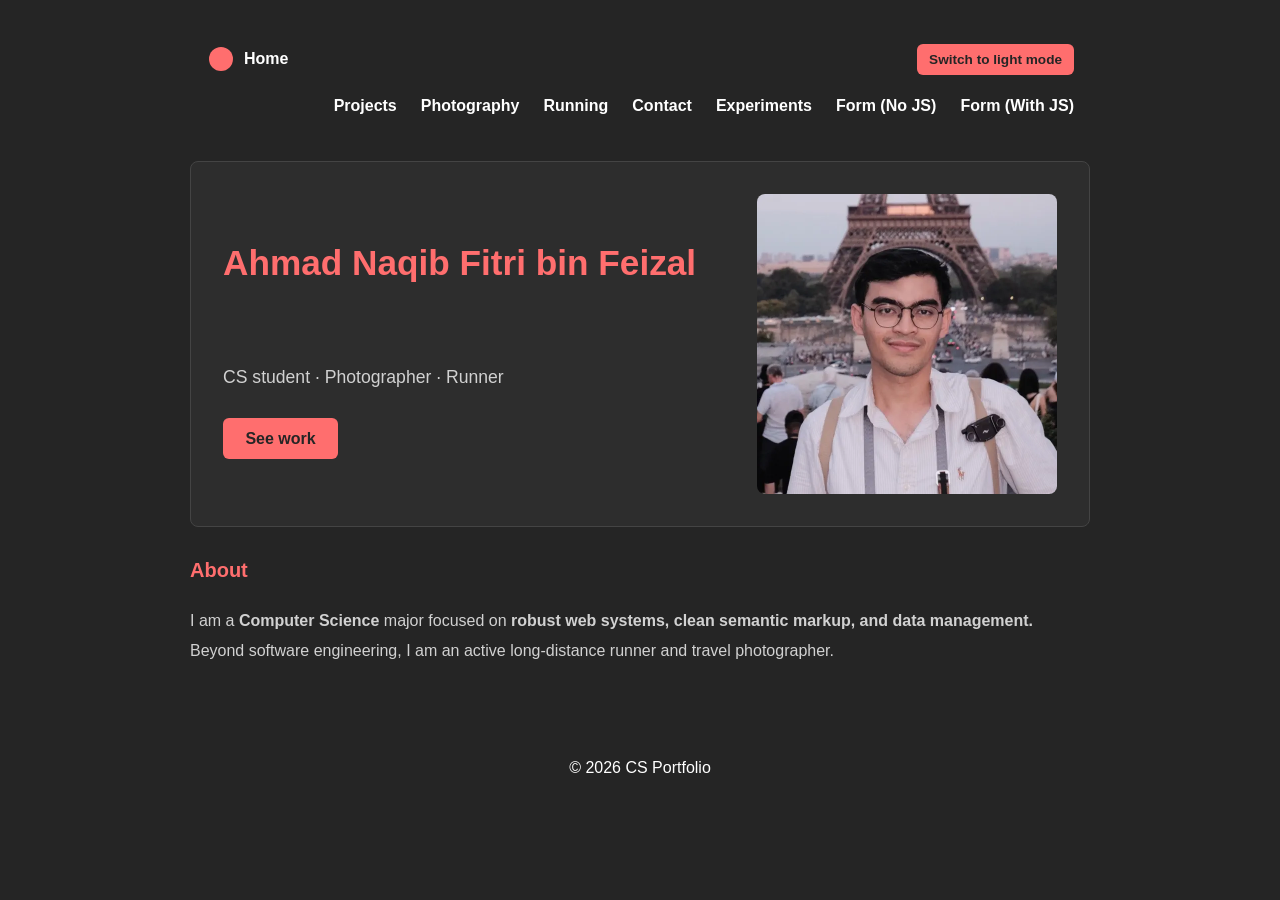
<file: index.html>
<!DOCTYPE html>
<html lang="en">
<head>
    <meta charset="UTF-8">
    <meta name="viewport" content="width=device-width, initial-scale=1.0">
    <title>Home</title>
    <link rel="stylesheet" href="portfolio.css">

    <!-- Custom Element #2 -->
    <script>
        class HelloWorld extends HTMLElement {
            connectedCallback() {
                console.log("Hello World!");
            }
        }
        customElements.define('hello-world', HelloWorld);
    </script>
    <script src="theme.js" defer></script>
</head>
<body>

    <hello-world></hello-world>

    <noscript>
        <p><strong>Notice:</strong> JavaScript is disabled. This portfolio is built using standard semantic HTML5.</p>
    </noscript>

    <header>
        <nav>
            <a href="index.html">
                <svg class="nav-logo" viewBox="0 0 100 100">
                    <circle cx="50" cy="50" r="40" />
                </svg>
                <strong>Home</strong>
            </a>

            <button type="button" id="theme-toggle" hidden>
                Switch to light mode
            </button>
            
            <ul>
                <li><a href="projects.html">Projects</a></li>
                <li><a href="photography.html">Photography</a></li>
                <li><a href="running.html">Running</a></li>
                <li><a href="contact.html">Contact</a></li>
                <li><a href="experiments.html">Experiments</a></li>
                <li><a href="form-no-js.html">Form (No JS)</a></li>
                <li><a href="form-with-js.html">Form (With JS)</a></li>
            </ul>
            
        </nav>
    </header>

    <main>

        <section class = "profile-section">
            <header>
                <h1>Ahmad Naqib Fitri bin Feizal</h1>
                <p>CS student &middot; Photographer &middot; Runner</p>
                <button type="button">See work</button>
            </header>
            <picture>
                <img src="assets/dp.webp" alt="Profile Picture" class="profile-img" width="300" height="300">
            </picture>
        </section>

        <section>
            <h2>About</h2>
            <p>
                I am a <b>Computer Science</b> major focused on <b>robust web systems, clean semantic markup, and data management.</b> 
                <br>Beyond software engineering, I am an active long-distance runner and travel photographer.
            </p>
            
        </section>
    </main>

    <footer>
        <p>&copy; 2026 CS Portfolio</p>
    </footer>

</body>
</html>
</file>
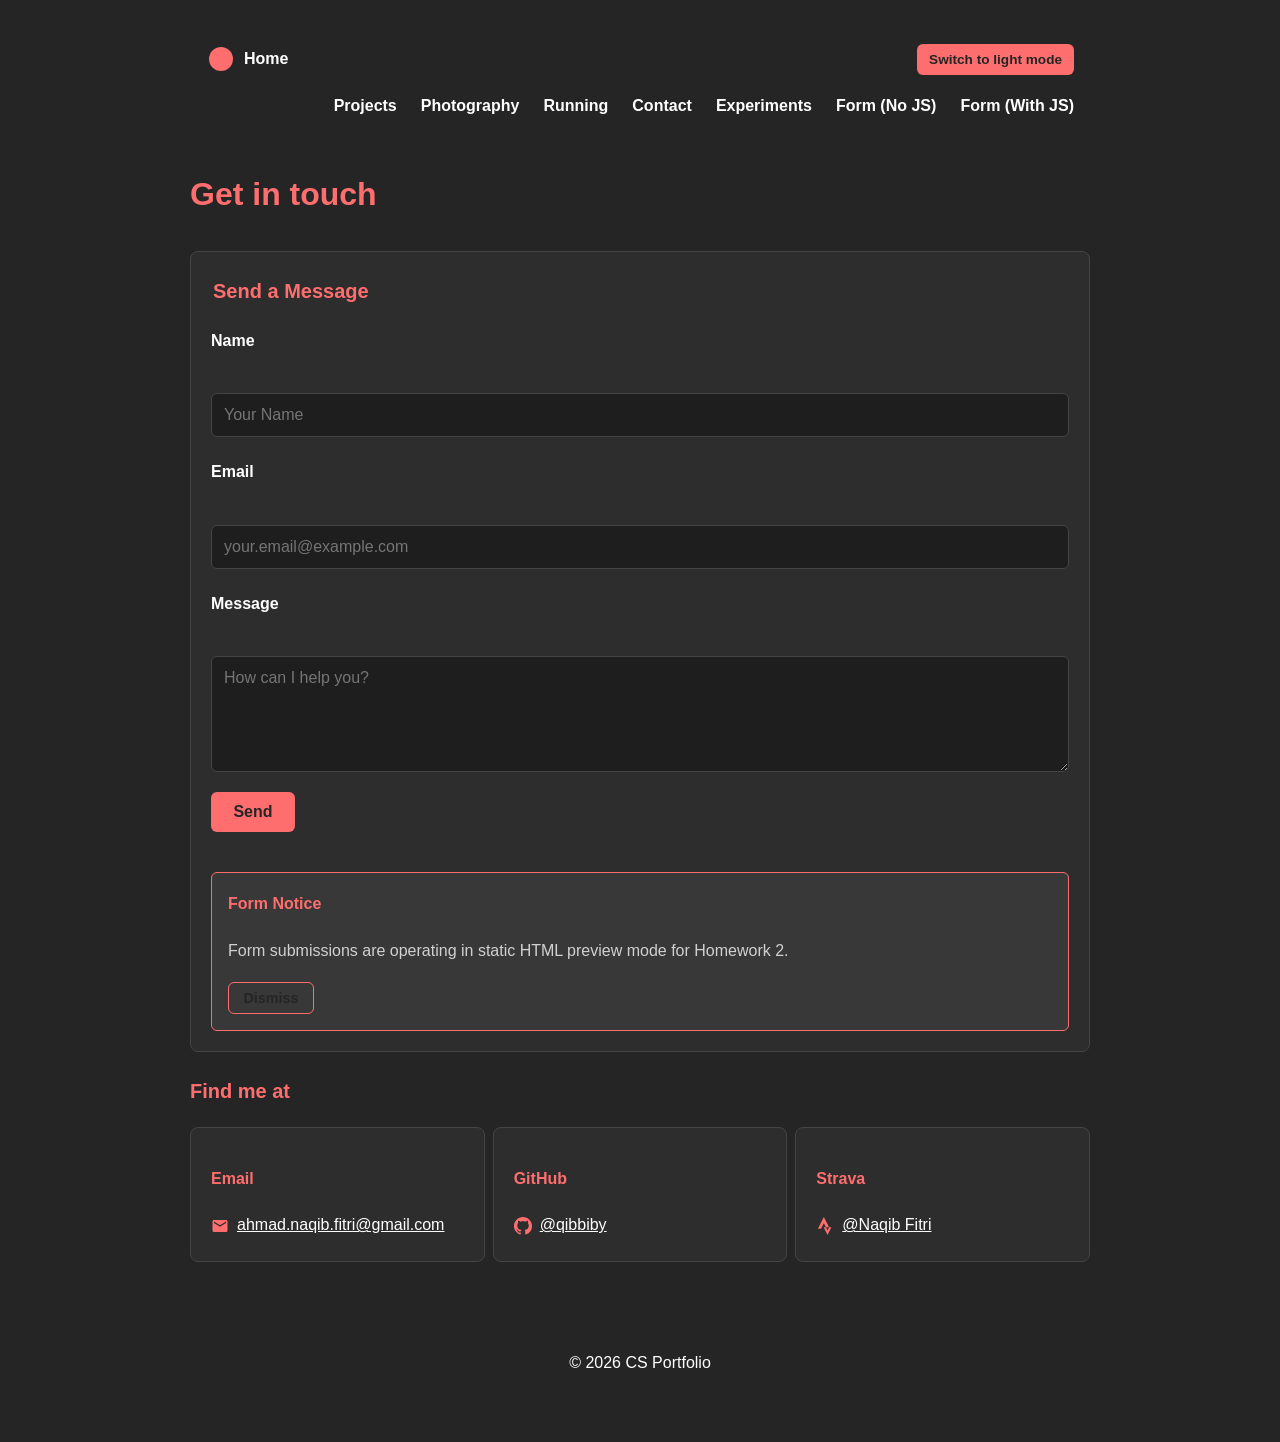
<file: contact.html>
<!DOCTYPE html>
<html lang="en">

<head>
    <meta charset="UTF-8">
    <meta name="viewport" content="width=device-width, initial-scale=1.0">
    <title>Contact</title>
    <link rel="stylesheet" href="portfolio.css">
    <script src="theme.js" defer></script>
</head>

<body>

    <header>
        <nav>
            <a href="index.html">
                <svg class="nav-logo" viewBox="0 0 100 100">
                    <circle cx="50" cy="50" r="40" />
                </svg>
                <strong>Home</strong>
            </a>
            
            <button type="button" id="theme-toggle" hidden>
                Switch to light mode
            </button>

            <ul>
                <li><a href="projects.html">Projects</a></li>
                <li><a href="photography.html">Photography</a></li>
                <li><a href="running.html">Running</a></li>
                <li><a href="contact.html">Contact</a></li>
                <li><a href="experiments.html">Experiments</a></li>
                <li><a href="form-no-js.html">Form (No JS)</a></li>
                <li><a href="form-with-js.html">Form (With JS)</a></li>
            </ul>
            
        </nav>
    </header>

    <main>
        <section>
            <h1>Get in touch</h1>

            <article class="card contact-card">
                <form action="#" method="post">
                    <fieldset>
                        <legend>Send a Message</legend>
                        <p>
                            <label for="user-name">Name</label><br>
                            <input type="text" id="user-name" name="name" required placeholder="Your Name">
                        </p>
                        <p>
                            <label for="user-email">Email</label><br>
                            <input type="email" id="user-email" name="email" required placeholder="your.email@example.com">
                        </p>
                        <p>
                            <label for="user-message">Message</label><br>
                            <textarea id="user-message" name="message" rows="5" required placeholder="How can I help you?"></textarea>
                        </p>
                        <button type="submit">Send</button>
                    </fieldset>
                </form>

                <dialog open class="form-dialog">
                    <h3>Form Notice</h3>
                    <p>Form submissions are operating in static HTML preview mode for Homework 2.</p>
                    <button type="button" onclick="this.parentElement.removeAttribute('open')">Dismiss</button>
                </dialog>

            </article>

        </section>

        <section>
            <h2>Find me at</h2>

            <section class="contact-grid">
                <article class="card contact-item">
                    <h3>Email</h3>
                    <p>
                        <svg class="contact-icon" viewBox="0 0 24 24">
                            <path d="M20 4H4c-1.1 0-1.99.9-1.99 2L2 18c0 1.1.9 2 2 2h16c1.1 0 2-.9 2-2V6c0-1.1-.9-2-2-2zm0 4l-8 5-8-5V6l8 5 8-5v2z"/>
                        </svg>
                        <a href="mailto:ahmad.naqib.fitri@gmail.com">ahmad.naqib.fitri@gmail.com</a>
                    </p>
                </article>

                <article class="card contact-item">
                    <h3>GitHub</h3>
                    <p>
                        <svg class="contact-icon" viewBox="0 0 24 24">
                            <path d="M12 0C5.37 0 0 5.37 0 12c0 5.31 3.435 9.795 8.205 11.385.6.105.825-.255.825-.57 0-.285-.015-1.23-.015-2.235-3.015.555-3.795-.735-4.035-1.41-.135-.345-.72-1.41-1.23-1.695-.42-.225-1.02-.78-.015-.795.945-.015 1.62.87 1.845 1.23 1.08 1.815 2.805 1.305 3.495.99.105-.78.42-1.305.765-1.605-2.67-.3-5.46-1.335-5.46-5.925 0-1.305.465-2.385 1.23-3.225-.12-.3-.54-1.53.12-3.18 0 0 1.005-.315 3.3 1.23.96-.27 1.98-.405 3-.405s2.04.135 3 .405c2.295-1.56 3.3-1.23 3.3-1.23.66 1.65.24 2.88.12 3.18.765.84 1.23 1.905 1.23 3.225 0 4.605-2.805 5.625-5.475 5.925.435.375.81 1.095.81 2.22 0 1.605-.015 2.895-.015 3.3 0 .315.225.69.825.57A12.02 12.02 0 0024 12c0-6.63-5.37-12-12-12z"/>
                        </svg>
                        <a href="https://github.com/qibbiby" target="_blank" rel="noopener">@qibbiby</a>
                    </p>
                </article>

                <article class="card contact-item">
                    <h3>Strava</h3>
                    <p>
                        <svg class="contact-icon" viewBox="0 0 24 24">
                            <path d="M15.387 17.944l-2.089-4.116h-3.065L15.387 24l5.15-10.172h-3.066m-7.008-5.599l2.836 5.598h4.172L10.463 0l-7.92 15.617h4.173"/>
                        </svg>
                        <a href="https://strava.app.link/zKgGntjSd7b" target="_blank" rel="noopener">@Naqib Fitri</a>
                    </p>
                </article>
                
            </section>
        </section>
    </main>

    <footer>
        <p>&copy; 2026 CS Portfolio</p>
    </footer>

</body>

</html>
</file>
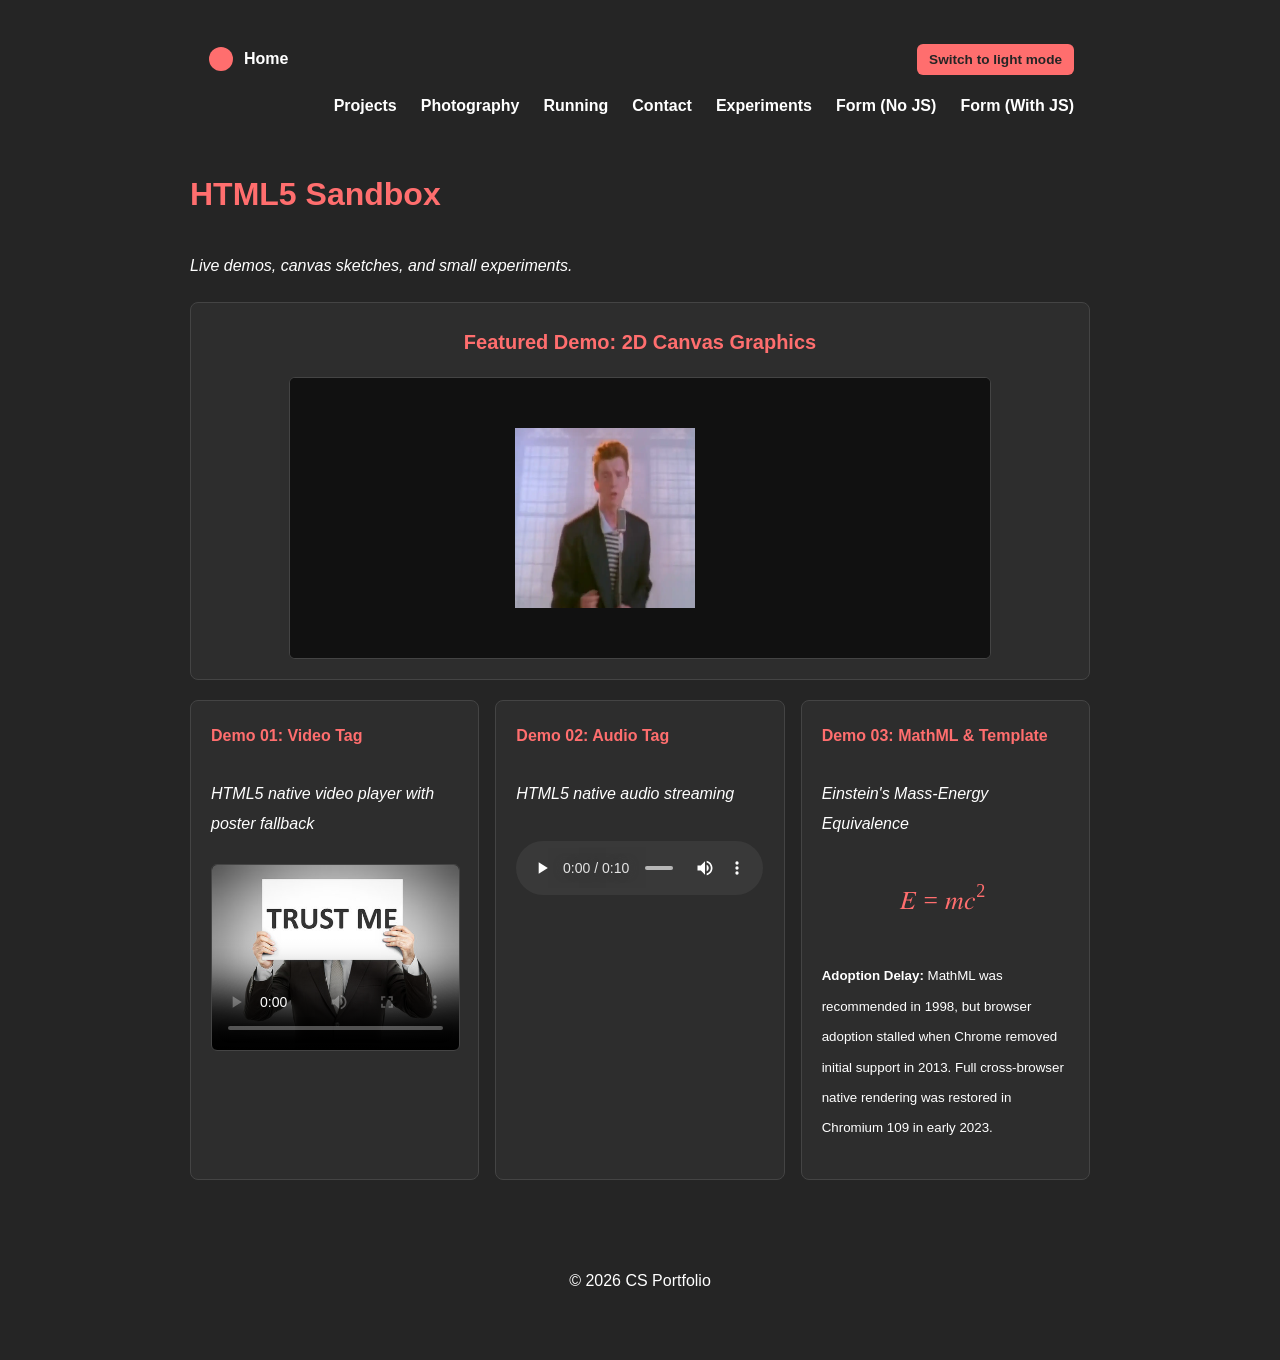
<file: experiments.html>
<!DOCTYPE html>
<html lang="en">

<head>
    <meta charset="UTF-8">
    <meta name="viewport" content="width=device-width, initial-scale=1.0">
    <title>Experiments</title>
    <link rel="stylesheet" href="portfolio.css">
    <script src="theme.js" defer></script>
</head>

<body>
    <header>
        <nav>
            <a href="index.html">
                <svg class="nav-logo" viewBox="0 0 100 100">
                    <circle cx="50" cy="50" r="40" />
                </svg>
                <strong>Home</strong>
            </a>

            <button type="button" id="theme-toggle" hidden>
                Switch to light mode
            </button>

            <ul>
                <li><a href="projects.html">Projects</a></li>
                <li><a href="photography.html">Photography</a></li>
                <li><a href="running.html">Running</a></li>
                <li><a href="contact.html">Contact</a></li>
                <li><a href="experiments.html">Experiments</a></li>
                <li><a href="form-no-js.html">Form (No JS)</a></li>
                <li><a href="form-with-js.html">Form (With JS)</a></li>
            </ul>
            
        </nav>
    </header>

    <main>
        <section>
            <h1>HTML5 Sandbox</h1>
            <p><em>Live demos, canvas sketches, and small experiments.</em></p>

            <article class="card sandbox-featured">
                <h2>Featured Demo: 2D Canvas Graphics</h2>
                <canvas id="sandboxCanvas" width="700" height="280">
                    Your browser does not support the canvas element.
                </canvas>
                <script>
                    const canvas = document.getElementById('sandboxCanvas');
                    const ctx = canvas.getContext('2d');
                    const img = new Image();
                    img.src = 'assets/rick.webp';
                    let x = 0;
                    function animate() {
                        ctx.fillStyle = '#111111';
                        ctx.fillRect(0, 0, 700, 280);
                        ctx.drawImage(img, x % 700, 50, 180, 180);
                        x += 3;
                        requestAnimationFrame(animate);
                    }
                    img.onload = animate;
                </script>
            </article>

            <section class="experiments-grid">

                <article class="card experiment-item">
                    <h3>Demo 01: Video Tag</h3>
                    <p><em>HTML5 native video player with poster fallback</em></p>
                    <video poster="assets/trust.jpg" controls>
                        <source src="assets/rick.mp4" type="video/mp4">
                        Your browser does not support video playback.
                    </video>
                </article>

                <article class="card experiment-item">
                    <h3>Demo 02: Audio Tag</h3>
                    <p><em>HTML5 native audio streaming</em></p>
                    <audio controls>
                        <source src="assets/rick.mp3" type="audio/mpeg">
                        Your browser does not support the audio element.
                    </audio>
                </article>

                <article class="card experiment-item">
                    <h3>Demo 03: MathML &amp; Template</h3>
                    <p><em>Einstein's Mass-Energy Equivalence</em></p>

                    <template id="demo-template">
                        <p>Hidden template content reserved for DOM clone operations.</p>
                    </template>

                    <p class="math-display">
                        <math xmlns="http://www.w3.org/1998/Math/MathML">
                            <mi>E</mi>
                            <mo>=</mo>
                            <mi>m</mi>
                            <msup>
                                <mi>c</mi>
                                <mn>2</mn>
                            </msup>
                        </math>
                    </p>

                    <p><small>
                        <strong>Adoption Delay:</strong> MathML was recommended in 1998, but browser adoption stalled when Chrome removed initial support in 2013. Full cross-browser native rendering was restored in Chromium 109 in early 2023.
                    </small></p>
                </article>
            </section>
        </section>
    </main>

    <footer>
        <p>&copy; 2026 CS Portfolio</p>
    </footer>

</body>
</html>
</file>
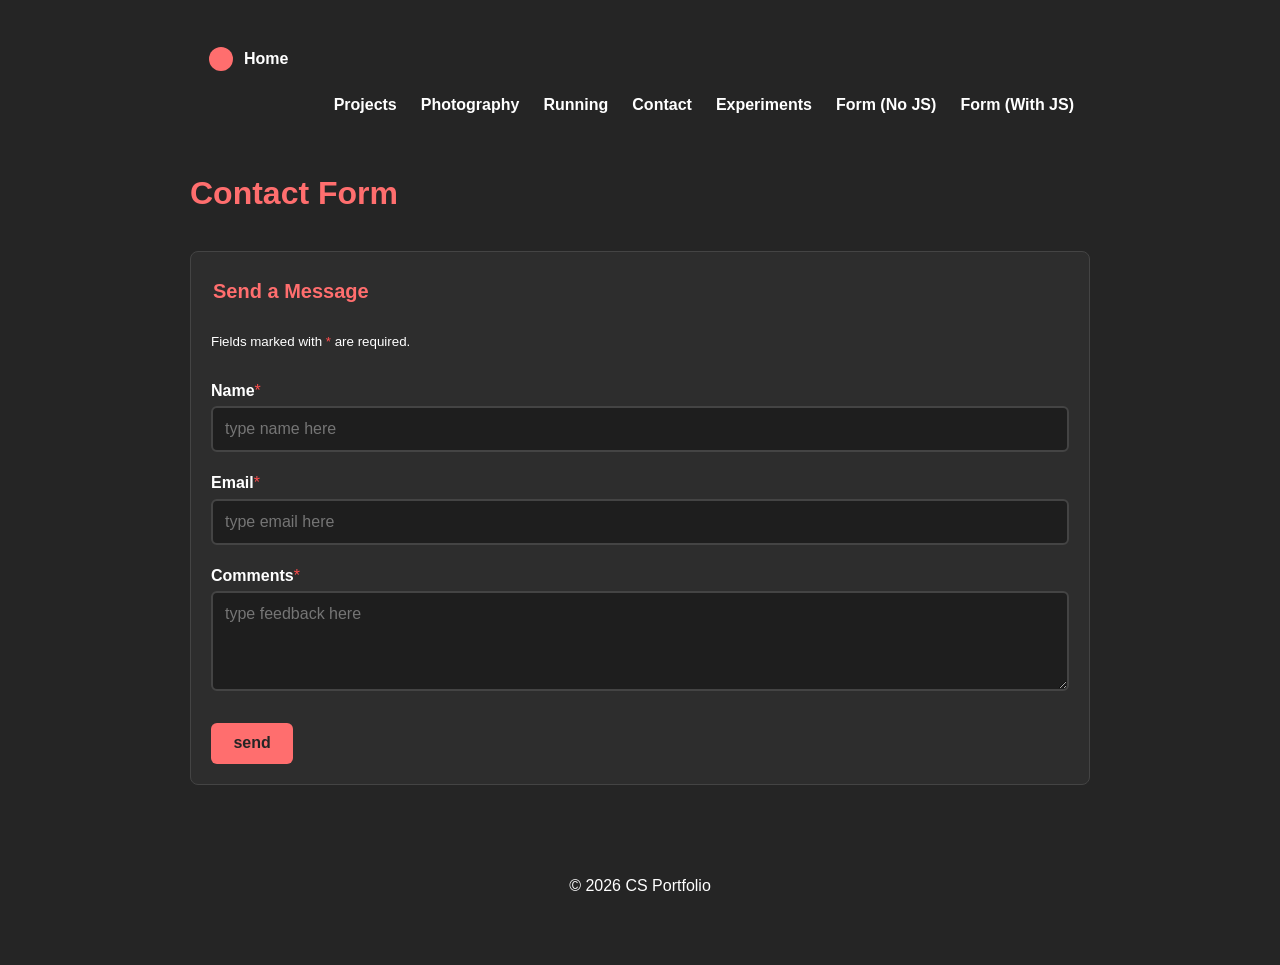
<file: form-no-js.html>
<!doctype html>
<html lang="en">
<head>
    <meta charset="UTF-8">
    <title>Contact Form</title>
    <meta name="viewport" content="width=device-width, initial-scale=1.0">
    <link rel="stylesheet" href="portfolio.css">
</head>


<body>
    <header>
        <nav>
            <a href="index.html">
                <svg class="nav-logo" viewBox="0 0 100 100" aria-hidden="true">
                    <circle cx="50" cy="50" r="40" />
                </svg>
                <strong>Home</strong>
            </a>
            <ul>
                <li><a href="projects.html">Projects</a></li>
                <li><a href="photography.html">Photography</a></li>
                <li><a href="running.html">Running</a></li>
                <li><a href="contact.html">Contact</a></li>
                <li><a href="experiments.html">Experiments</a></li>
                <li><a href="form-no-js.html">Form (No JS)</a></li>
                <li><a href="form-with-js.html">Form (With JS)</a></li>
            </ul>
        </nav>
    </header>

    <main>
        <section>
            <h1>Contact Form</h1>
            <form class="card no-js-form "action="https://httpbin.org/post" method="post">
                <fieldset>
                    <legend>Send a Message</legend>
                    <p><small>Fields marked with <span class="required">*</span> are required.</small></p>

                    <label for="name">Name<span class="required">*</span>
                        <input type="text" id="name" name="name" 
                            autocomplete="name" placeholder="type name here" 
                            required minlength="1" maxlength="100">
                    </label>

                    <label for="email">Email<span class="required">*</span>
                        <input type="email" id="email" name="email" 
                            autocomplete="email" 
                            placeholder="type email here" required>
                    </label>

                    <label for="comments">Comments<span class="required">*</span></label> 
                        <textarea id="comments" name="comments" rows="4" cols="200" 
                            placeholder="type feedback here" minlength="10" maxlength="10000" 
                            required></textarea>
                   
                    <input type="hidden" id="possible_bot" name="possible_bot" value="true">
                    
                    <button type="submit">send</button>
                </fieldset>
            </form>
                
        </section>
    </main>
    <footer>
        <p>&copy; 2026 CS Portfolio</p>
    </footer>
</body>
</html>
</file>
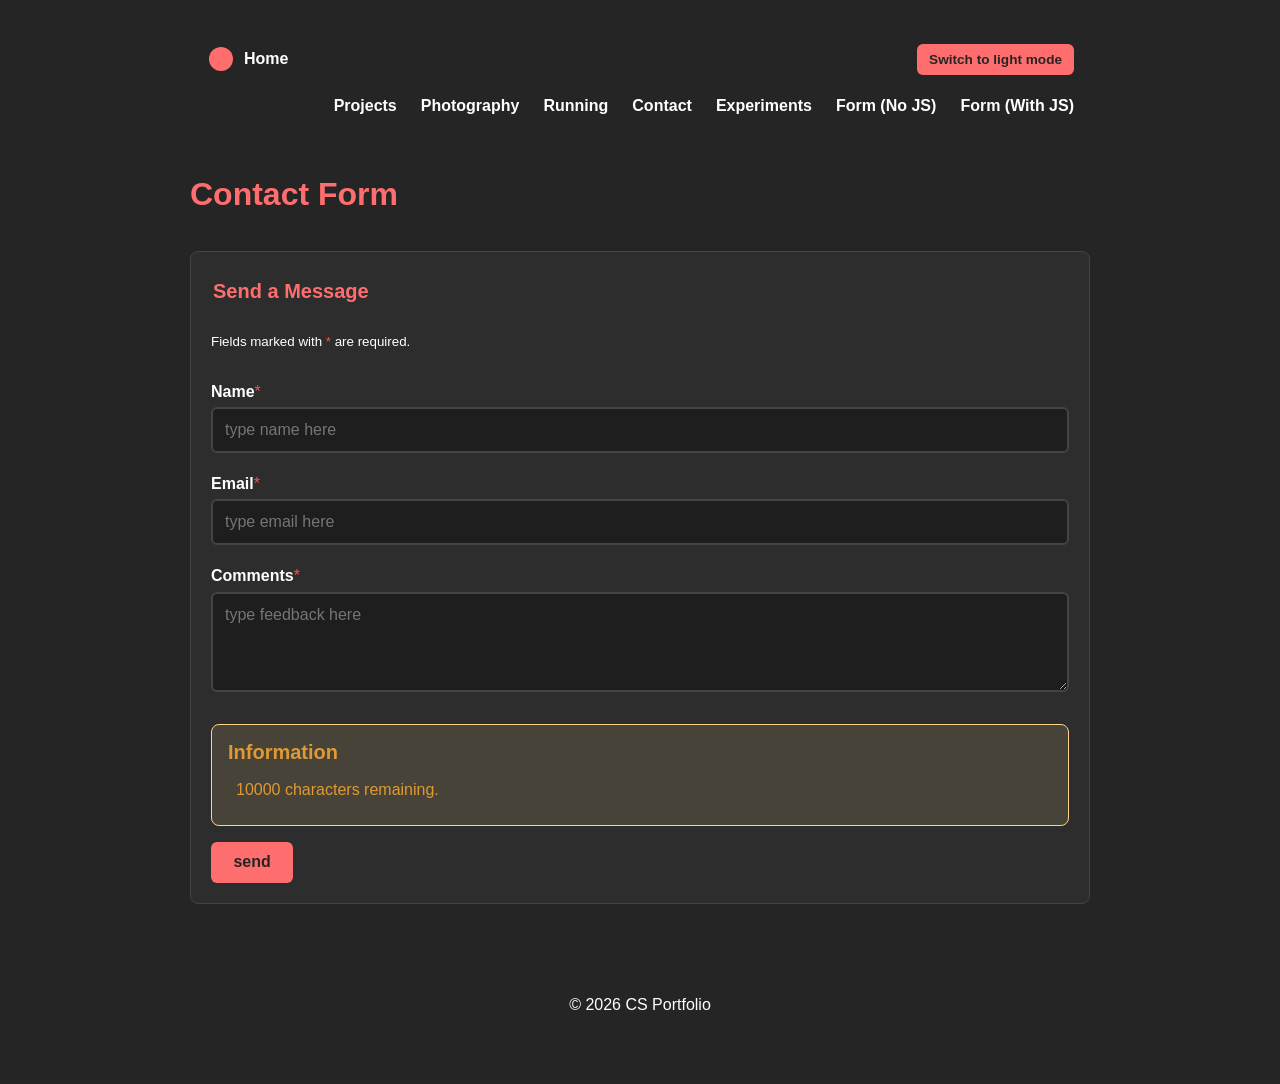
<file: form-with-js.html>
<!doctype html>
<html lang="en">
<head>
    <meta charset="UTF-8">
    <title>Contact Form (with JS)</title>
    <meta name="viewport" content="width=device-width, initial-scale=1.0">
    <script src="form.js" defer></script>
    <link rel="stylesheet" href="portfolio.css">
    <script src="theme.js" defer></script>
</head>


<body>
    <header>
        <nav>
            <a href="index.html">
                <svg class="nav-logo" viewBox="0 0 100 100" aria-hidden="true">
                    <circle cx="50" cy="50" r="40" />
                </svg>
                <strong>Home</strong>
            </a>

            <button type="button" id="theme-toggle" hidden>
                Switch to light mode
            </button>
            
            <ul>
                <li><a href="projects.html">Projects</a></li>
                <li><a href="photography.html">Photography</a></li>
                <li><a href="running.html">Running</a></li>
                <li><a href="contact.html">Contact</a></li>
                <li><a href="experiments.html">Experiments</a></li>
                <li><a href="form-no-js.html">Form (No JS)</a></li>
                <li><a href="form-with-js.html">Form (With JS)</a></li>
            </ul>
            
        </nav>

    </header>

    <main>
        <section>
            <h1>Contact Form</h1>
            <form class="card no-js-form js-form" action="https://httpbin.org/post" method="post">
                <fieldset>
                    <legend>Send a Message</legend>
                    <p><small>Fields marked with <span class="required">*</span> are required.</small></p>

                    <label for="name">
                        Name<span class="required">*</span>
                    </label>

                    <input type="text" id="name" name="name"
                        autocomplete="name"
                        placeholder="type name here"
                        aria-describedby="error-list"
                        required minlength="1" maxlength="100">

                    <label for="email">
                        Email<span class="required">*</span>
                    </label>

                    <input type="email" id="email" name="email"
                        autocomplete="email"
                        placeholder="type email here"
                        aria-describedby="error-list"
                        required>

                    <label for="comments">
                        Comments<span class="required">*</span>
                    </label>

                    <textarea id="comments" name="comments"
                        rows="4"
                        placeholder="type feedback here"
                        aria-describedby="error-list comments-info"
                        minlength="10" maxlength="10000"
                        required></textarea>

                    <input type="hidden" id="possible_bot"
                        name="possible_bot" value="true">

                    <input type="hidden" id="form-errors"
                        name="form-errors" value="[]">

                    <section id="js-feedback" hidden>
                        <section aria-live="polite">
                            <h2>Errors</h2>
                            <ul id="error-list"></ul>
                        </section>

                        <section aria-live="polite">
                            <h2>Information</h2>
                            <p id="comments-info"></p>
                        </section>
                    </section>

                    <button type="submit">send</button>
                </fieldset>
            </form>
                
        </section>
    </main>
    <footer>
        <p>&copy; 2026 CS Portfolio</p>
    </footer>
</body>
</html>
</file>
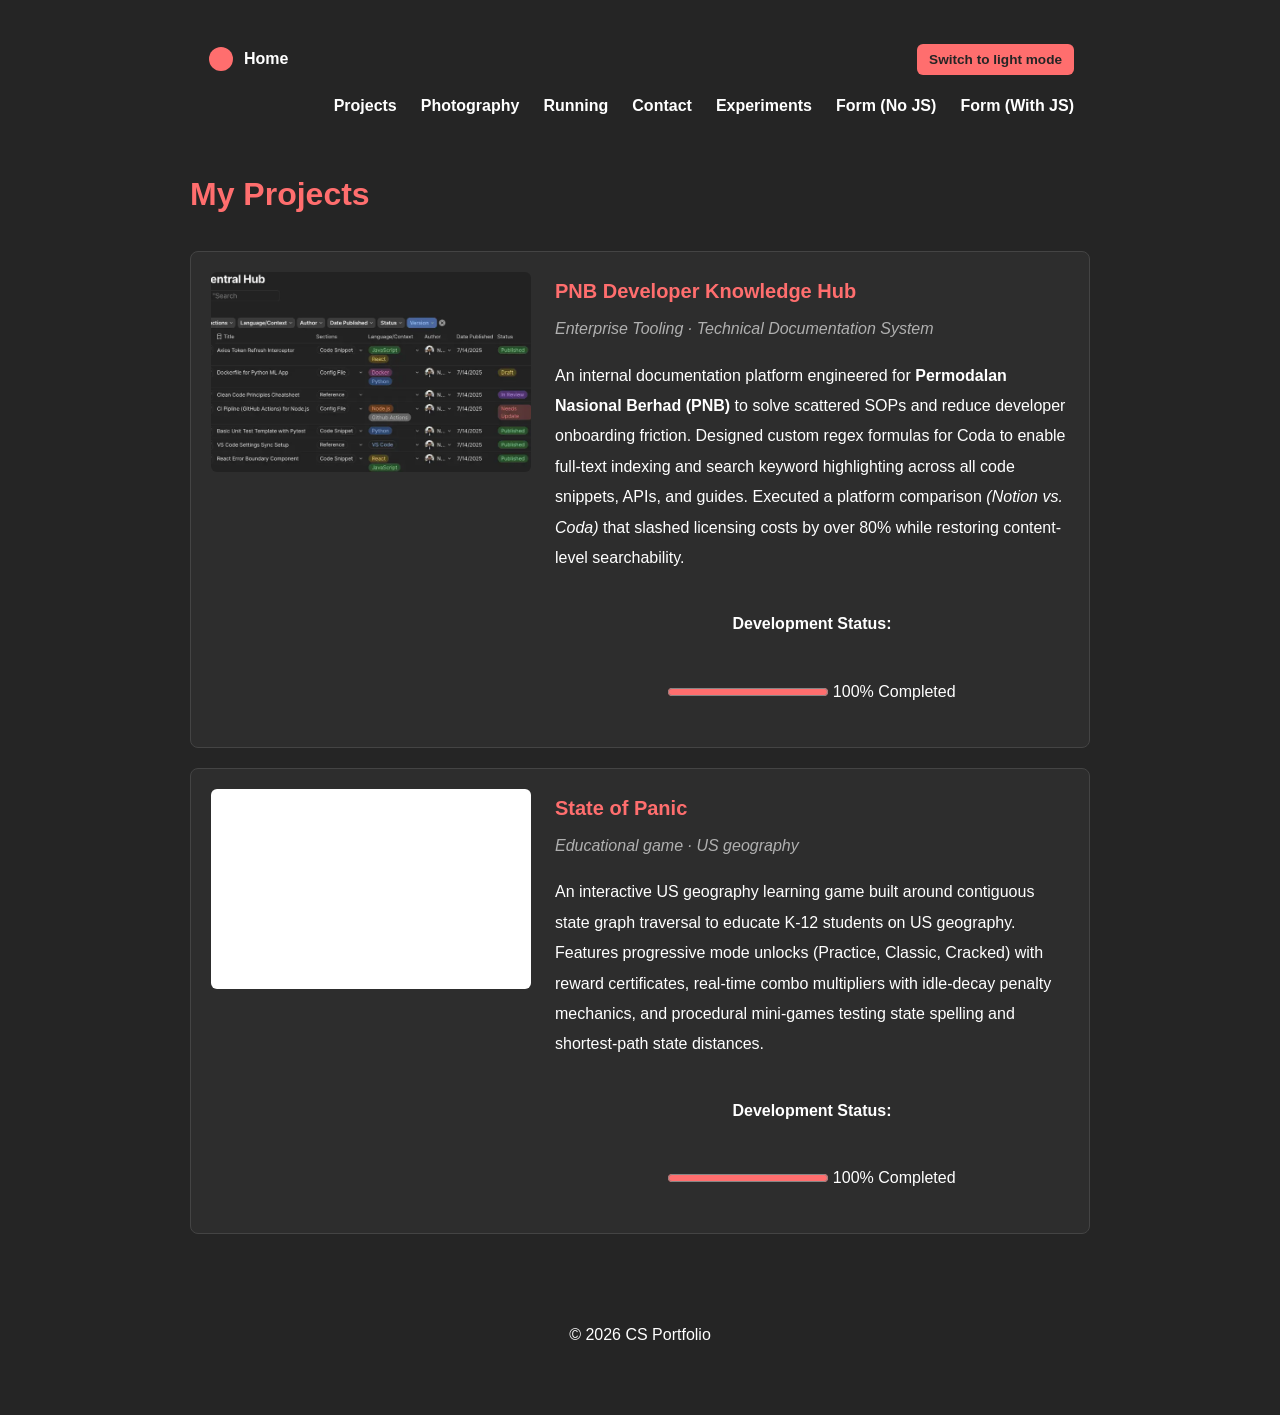
<file: projects.html>
<!DOCTYPE html>
<html lang="en">

<head>
    <meta charset="UTF-8">
    <meta name="viewport" content="width=device-width, initial-scale=1.0">
    <title>Projects</title>
    <link rel="stylesheet" href="portfolio.css">
    <script src="theme.js" defer></script>
</head>

<body>
    <header>
        <nav>
            <a href="index.html">
                <svg class="nav-logo" viewBox="0 0 100 100">
                    <circle cx="50" cy="50" r="40" />
                </svg>
                <strong>Home</strong>
            </a>

            <button type="button" id="theme-toggle" hidden>
                Switch to light mode
            </button>
            
            <ul>
                <li><a href="projects.html">Projects</a></li>
                <li><a href="photography.html">Photography</a></li>
                <li><a href="running.html">Running</a></li>
                <li><a href="contact.html">Contact</a></li>
                <li><a href="experiments.html">Experiments</a></li>
                <li><a href="form-no-js.html">Form (No JS)</a></li>
                <li><a href="form-with-js.html">Form (With JS)</a></li>
            </ul>
            
        </nav>
    </header>

    <main>
        <section>
            <h1>My Projects</h1> 

            <article class="card project-card">
                <picture>
                    <img src="assets/pnb-hub.webp" alt="PNB Developer Knowledge Hub preview", 
                    class="project-media", width="500" height="300">
                </picture>
                <section class="project-content">
                    <h2>PNB Developer Knowledge Hub</h2>
                    <p class="project-subtitle"><em>Enterprise Tooling &middot; Technical Documentation System</em></p>
                    <p>
                        An internal documentation platform engineered for <b>Permodalan Nasional Berhad (PNB)</b> to solve scattered SOPs and reduce developer onboarding friction. Designed custom regex formulas for Coda to enable full-text indexing and search keyword highlighting across all code snippets, APIs, and guides. Executed a platform comparison <i>(Notion vs. Coda)</i> that slashed licensing costs by over 80% while restoring content-level searchability.
                    </p>
                    <footer class="project-status">
                        <label for="p1-progress">Development Status:</label><br>
                        <progress id="p1-progress" value="100" max="100">100%</progress>
                        <span>100% Completed</span>
                    </footer>
                </section>
            </article>

            <article class="card project-card">
                <iframe class="project-media" 
                    width="500" 
                    height="300" 
                    src="https://www.youtube.com/embed/GCCjZyGqj8E" 
                    title="State of Panic Gameplay Demo" 
                    allowfullscreen>
                </iframe>
                
                <section class="project-content">
                    <h2>State of Panic</h2>
                    <p class="project-subtitle"><em>Educational game &middot; US geography</em></p>
                    <p>
                        An interactive US geography learning game built around contiguous state graph traversal to 
                        educate K-12 students on US geography. Features progressive mode unlocks 
                        (Practice, Classic, Cracked) with reward certificates, real-time combo multipliers with 
                        idle-decay penalty mechanics, and procedural mini-games testing state spelling and shortest-path state distances.
                    </p>
                    <footer class="project-status">
                        <label for="p2-progress">Development Status:</label><br>
                        <progress id="p2-progress" value="100" max="100">100%</progress>
                        <span>100% Completed</span>
                    </footer>
                </section>
            </article>
        

        </section>
    </main>

    <footer>
        <p>&copy; 2026 CS Portfolio</p>
    </footer>

</body>
</html>
</file>
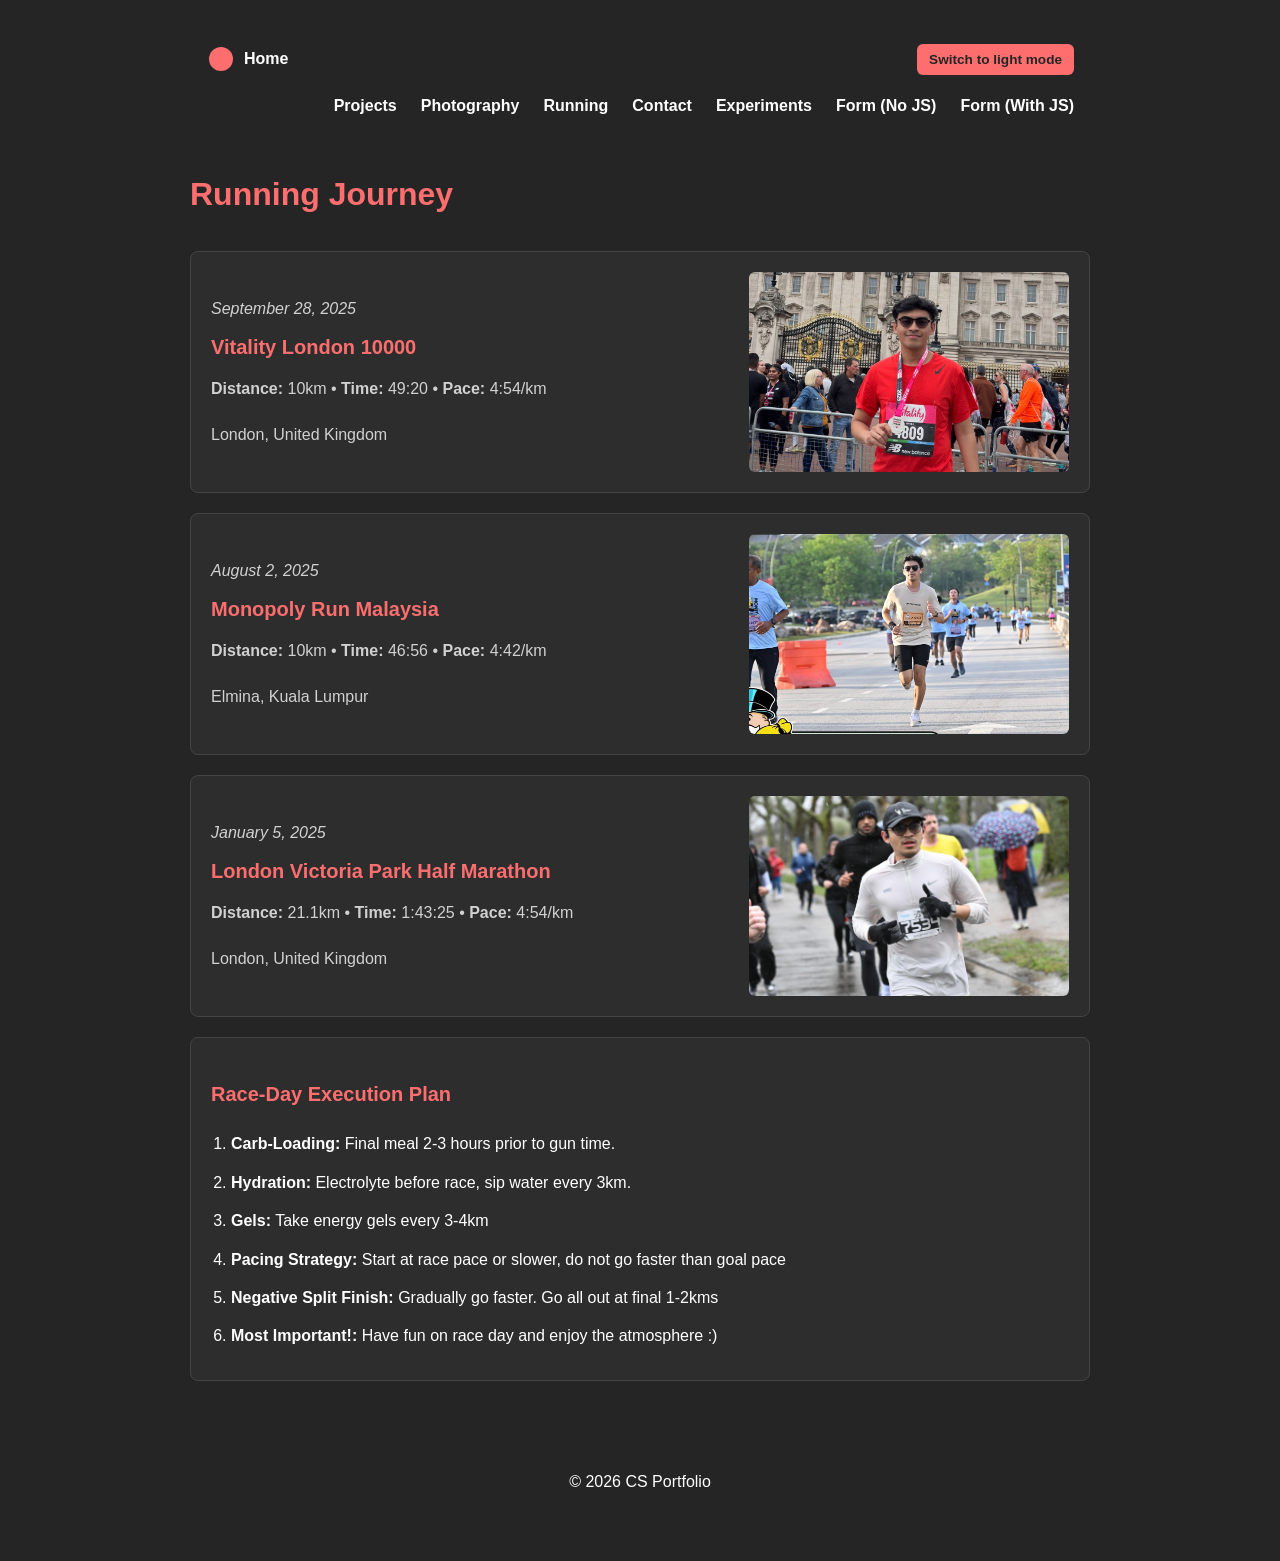
<file: running.html>
<!DOCTYPE html>
<html lang="en">

<head>
    <meta charset="UTF-8">
    <meta name="viewport" content="width=device-width, initial-scale=1.0">
    <title>Running</title>
    <link rel="stylesheet" href="portfolio.css">
    <script src="theme.js" defer></script>
</head>

<body>
    <header>
        <nav>
            <a href="index.html">
                <svg class="nav-logo" viewBox="0 0 100 100">
                    <circle cx="50" cy="50" r="40" />
                </svg>
                <strong>Home</strong>
            </a>

            <button type="button" id="theme-toggle" hidden>
                Switch to light mode
            </button>
            
            <ul>
                <li><a href="projects.html">Projects</a></li>
                <li><a href="photography.html">Photography</a></li>
                <li><a href="running.html">Running</a></li>
                <li><a href="contact.html">Contact</a></li>
                <li><a href="experiments.html">Experiments</a></li>
                <li><a href="form-no-js.html">Form (No JS)</a></li>
                <li><a href="form-with-js.html">Form (With JS)</a></li>
            </ul>
            
        </nav>
    </header>

    <main>
        <section>
            <h1>Running Journey</h1>

            <article class="card running-card">
                <section class="running-content">
                    <p class="race-date"><time datetime="2025-09-28">September 28, 2025</time></p>
                    <h2>Vitality London 10000</h2>
                    <p><strong>Distance:</strong> <span>10km</span> &bull; <strong>Time:</strong> <span>49:20</span> &bull; <strong>Pace:</strong> <span>4:54/km</span></p>
                    <p class="race-location">London, United Kingdom</p>
                </section>
                <picture>
                    <img src="assets/vitality.jpg" alt="Vitality London Finish line" class="running-media" width="355" height="200">
                </picture>
            </article>

            <article class="card running-card">
                <section class="running-content">
                    <p class="race-date"><time datetime="2025-08-02">August 2, 2025</time></p>
                    <h2>Monopoly Run Malaysia</h2>
                    <p><strong>Distance:</strong> <span>10km</span> &bull; <strong>Time:</strong> <span>46:56</span> &bull; <strong>Pace:</strong> <span>4:42/km</span></p>
                    <p class="race-location">Elmina, Kuala Lumpur</p>
                </section>
                <picture>
                    <img src="assets/monopoly-run.jpg" alt="Monopoly run Malaysia finish line" class="running-media" width="355" height="200">
                </picture>
            </article>

            <article class="card running-card">
                <section class="running-content">
                    <p class="race-date"><time datetime="2025-01-05">January 5, 2025</time></p>
                    <h2>London Victoria Park Half Marathon</h2>
                    <p><strong>Distance:</strong> <span>21.1km</span> &bull; <strong>Time:</strong> <span>1:43:25</span> &bull; <strong>Pace:</strong> <span>4:54/km</span></p>
                    <p class="race-location">London, United Kingdom</p>
                </section>
                <picture>
                    <img src="assets/victoria.jpg" alt="London Victoria Park Run" class="running-media" width="355" height="200">
                </picture>
            </article>

            <article class="card plan-card">
                <h2> Race-Day Execution Plan</h2>
                <ol>
                    <li><strong>Carb-Loading:</strong> Final meal 2-3 hours prior to gun time. </li>
                    <li><strong>Hydration:</strong> Electrolyte before race, sip water every 3km.</li>
                    <li><strong>Gels:</strong> Take energy gels every 3-4km</li>
                    <li><strong>Pacing Strategy:</strong> Start at race pace or slower, do not go faster than goal pace</li>
                    <li><strong>Negative Split Finish:</strong> Gradually go faster. Go all out at final 1-2kms</li>
                    <li><strong>Most Important!:</strong> Have fun on race day and enjoy the atmosphere :&rpar;</li>
                </ol>
            </article>

        </section>
    </main>

    <footer>
        <p>&copy; 2026 CS Portfolio</p>
    </footer>

</body>
</html>
</file>
<file: portfolio.css>
/* by Ahmad bin Feizal
    repository : https://github.com/qibbiby/cse134b-hw3
*/
/* 
    CUSTOM PROPERTIES (VARIABLES)
*/
:root {

    color-scheme: dark;

    --primary-color: #ff6e6e;
    --primary-hover: #e05353;
    --bg-dark: rgb(37, 37, 37);
    --card-bg: #2d2d2d;
    --text-light: #ffffff;
    --text-muted: #d1d1d1;
    --border-color: #444444;
    --input-bg: #1e1e1e;
    --font-stack: sans-serif;
    --button-text: #252525;

    --info-bg: #474338;
    --info-border: #ffd18a;
    --info-text: #df9a33;   

    --error-bg: #3d2525;
    --error-border: #ff4d4d;
    --error-text: #ffb5b5;
}

:root[data-theme="light"] {
    color-scheme: light;

    --primary-color: #d43e4d;
    --primary-hover: #8f1d29;
    --bg-dark: #ffffff;
    --card-bg: #f5f5f5;
    --text-light: #222222;
    --text-muted: #555555;
    --border-color: #999999;
    --input-bg: #ffffff;
    --button-text: #ffffff;
    --info-bg: #fff4db;
    --info-border: #a66b00;
    --info-text: #805000;
    --error-bg: #fff0f0;
    --error-border: #c62828;
    --error-text: #a11919;  
}
body {
    font-family: var(--font-stack);
    line-height: 1.9;
    color: var(--text-light);
    background-color: var(--bg-dark);
    max-width: 900px;
    margin-left: auto;
    margin-right: auto;
    padding: 1.25rem;
    
}

h1 { 
    font-size: 2rem;
    color: var(--primary-color);
}

h2 { 
    font-size: 1.25rem;
    color: var(--primary-color);
}

/*
    Combinator 1: Targets <p> which is placed directly affter an <h2> heading.
    Reduce top margin to group section subtitles
*/
h2 + p {
    margin-top: 0.25rem;
    color: var(--text-muted);
}

h3 { 
    font-size: 1rem;
    color: var(--primary-color);
}

img {
    max-width: 100%;
    height: auto;
    display: block;
}

/* Base button style */
button {
    background-color: var(--primary-color);
    color: var(--button-text);
    border: none;
    padding: 0.7em 1.4em;
    font-size: 1rem;
    font-weight: bold;
    border-radius: 6px;
    cursor: pointer;
    transition: background-color 0.2s ease, transform 0.1s ease;
}

button:hover {
    background-color: var(--primary-hover);
    transform: translateY(-1px);
}

/* Keyboard accessibility focus rings */
a:focus-visible,
button:focus-visible,
input:focus-visible,
textarea:focus-visible {
    outline: 2px solid var(--primary-color);
    outline-offset: 4px;
}

/* 
    GLOBAL LINK STYLES
*/
a {
    color: var(--text-light);
    text-decoration: underline;
    transition: color 0.2s ease;
}

a:visited {
    color: var(--text-muted);
}

a:hover {
    color: var(--primary-hover);
}

/*
NAVIGATION
*/
nav {
    display: grid;
    grid-template-columns: 1fr auto;
    align-items: center;
    gap: 1rem;
    padding: 1rem;
}

/* 
    Combinator 2 : Targets the only <a> which are direct child elements inside
    <nav> without affecting other <a>. This aligns the logo and home text side-by-side
    without affecting other navigation links
*/
nav > a {
    display: flex;
    align-items: center;
    gap: 0.5rem;
    color: var(--text-light);
    text-decoration: none;
    font-weight: bold;
}

nav ul {
    grid-column: 1 / -1;
    display: flex;
    justify-content: flex-end;
    flex-wrap: wrap;
    list-style: none;
    margin: 0;
    padding: 0;
    gap: 1rem 1.5rem;
}

nav ul li a {
    color: var(--text-light);
    text-decoration: none;
    font-weight: bold;
    white-space: nowrap;
}

nav a:hover {
    color: var(--primary-color);
}

.nav-logo {
    width: 30px;
    height: 30px;
}

.nav-logo circle {
    fill: var(--primary-color);
    transition: fill 0.2s ease;
}

#theme-toggle {
    padding: 0.5rem 0.75rem;
    font-size: 0.85rem;
    white-space: nowrap;
}

/*
    FOOTER
*/
footer {
    text-align: center;
    margin-top: 50px;
    padding: 20px 0;
}

.card {
    border: 1px solid var(--border-color);
    padding: 1.25rem;
    margin: 1.25rem 0;
    background-color: var(--card-bg);
    border-radius: 8px;
}

/*
    PROFILE PICTURE
*/
.profile-section {
    display: flex;
    justify-content: space-between;
    align-items: center;
    gap: 2rem;
    padding: 2rem;
    margin: 1.5rem 0;
    border: 1px solid var(--border-color);
    background-color: var(--card-bg);
    border-radius: 8px;
}

.profile-section > header {
    flex: 1;
}

.profile-section h1 {
    margin-top: 0;
    margin-bottom: 0.5rem;
    font-size: 2.2rem;
    color: var(--primary-color);
}

.profile-section p {
    margin-top: 4rem;
    margin-bottom: 1.5rem;
    color: var(--text-muted);
    font-size: 1.1rem;
}

.profile-img {
    width: 300px;
    height: 300px;
    object-fit: cover;
    border-radius: 8px;
    flex-shrink: 0;
}

/* 
    PROJECT CARDS
*/
.project-card {
    display: flex;
    gap: 1.5rem;
    align-items: flex-start;
}

.project-media {
    width: 320px;
    max-width: 100%;
    height: 200px;
    object-fit: cover;
    border-radius: 6px;
    border: 0;
    flex-shrink: 0;
}

.project-content {
    flex: 1;
    min-width: 0;
}

.project-content h2 {
    margin-top: 0;
    margin-bottom: 0.25rem;
    color: var(--primary-color);
}

.project-subtitle {
    margin-top: 0;
    margin-bottom: 1rem;
    color: #b0b0b0;
}

.project-status {
    margin-top: 1rem;
}

progress {
    accent-color: var(--primary-color);
}

/* 
    RUNNING CARDS
*/
.running-card {
    display: flex;
    justify-content: space-between;
    align-items: center;
    gap: 1.5rem;
}

.running-content {
    flex: 1;
    min-width: 0;
}

.running-content h2 {
    margin-top: 0.25rem;
    margin-bottom: 0.5rem;
    color: var(--primary-color);
}

.race-date {
    margin: 0;
    font-style: italic;
    color: var(--text-muted);
}

.race-location {
    color: var(--text-muted);
    margin-bottom: 0;
}

.running-media {
    width: 320px;
    max-width: 100%;
    height: 200px;
    object-fit: cover;
    border-radius: 6px;
    flex-shrink: 0;
}

.plan-card ol {
    padding-left: 1.25rem;
    margin-bottom: 0;
}

.plan-card li {
    margin-bottom: 0.5rem;
}

/* 
    CONTACT PAGE & FORM STYLES
*/
.contact-card {
    display: flex;
    flex-direction: column;
    gap: 1.5rem;
}

fieldset {
    border: none;
    padding: 0;
    margin: 0;
}

legend {
    font-size: 1.25rem;
    font-weight: bold;
    color: var(--primary-color);
    margin-bottom: 1rem;
}

form p {
    margin: 0 0 1.25rem 0;
}

label {
    display: block;
    font-weight: bold;
    margin-bottom: 0.4rem;
    color: var(--text-light);
}

/* 
    Attribute Selector 1 : Targets text and email input field to enforce
    theme, custom padding, and consistent border styling
*/
input[type="text"],
input[type="email"],
textarea {
    width: 100%;
    display: block;            
    box-sizing: border-box;  
    padding: 0.75rem;
    font-size: 1rem;
    font-family: var(--font-stack); 
    background-color: var(--input-bg);
    color: var(--text-light);
    border: 1px solid var(--border-color);
    border-radius: 6px;
    transition: border-color 0.2s ease, outline 0.2s ease;
}

input[type="text"]:focus,
input[type="email"]:focus,
textarea:focus {
    border-color: var(--primary-color);
    outline: 2px solid var(--primary-color);
    outline-offset: 1px;
}

.form-dialog {
    position: static;
    display: block;            
    box-sizing: border-box;  
    width: 100%;
    margin-top: 1rem;
    padding: 1rem;
    background-color: #383838;
    color: var(--text-light);
    border: 1px solid var(--primary-color);
    border-radius: 6px;
}

.form-dialog h3 {
    margin-top: 0;
    margin-bottom: 0.5rem;
}

.form-dialog p {
    margin-bottom: 1rem;
    color: var(--text-muted);
}

.form-dialog button {
    background-color: transparent;
    border: 1px solid var(--primary-color);
    color: var(--button-text);
    padding: 0.5em 1em;
    font-size: 0.9rem;
}

.form-dialog button:hover {
    background-color: var(--primary-color);
    color: #ffffff;
    transform: none;
}

.contact-grid {
    display: flex;
    gap: 0.5rem;
}

.contact-item {
    flex: 1;
    margin: 0;
}

.contact-item p {
    display: flex;
    align-items: center;
    gap: 0.5rem;
    margin-bottom: 0;
    word-break: break-word;
}

.contact-icon {
    width: 18px;
    height: 18px;
    fill: var(--primary-color);
    flex-shrink: 0;
}

/* 
    PHOTOGRAPHY TRIP CARDS & GALLERY
*/
.photo-trip header {
    display: flex;
    justify-content: space-between;
    align-items: baseline;
    margin-bottom: 1rem;
}

.photo-trip h2 {
    margin: 0;
}

.trip-date {
    margin: 0;
    font-style: italic;
    color: var(--text-muted);
}

.photo-gallery {
    display: flex;
    flex-direction: row;     
    gap: 1rem;
    width: 100%;
}

.photo-gallery figure {
    flex: 1;
    margin: 0;
    min-width: 0;
}

.photo-gallery img {
    width: 100%;
    height: 160px;
    object-fit: cover;
    border-radius: 6px;
    border: 1px solid var(--border-color);
}

.photo-gallery figcaption {
    margin-top: 0.4rem;
    font-size: 0.85rem;
    color: var(--text-muted);
    text-align: center;
}

/* 
    EXPERIMENTS PAGE & HTML5 SANDBOX
*/
.sandbox-featured {
    display: flex;
    flex-direction: column;
    align-items: center;
    text-align: center;
}

.sandbox-featured h2 {
    margin-top: 0;
    margin-bottom: 1rem;
}

canvas {
    max-width: 100%;
    height: auto;
    border: 1px solid var(--border-color);
    border-radius: 6px;
    background-color: #111111;
}

.experiments-grid {
    display: flex;
    gap: 1rem;
}

.experiment-item {
    flex: 1;
    margin: 0;
    display: flex;
    flex-direction: column;
    gap: 0.5rem;
}

.experiment-item h3 {
    margin-top: 0;
    margin-bottom: 0.25rem;
}

.experiment-item video {
    width: 100%;
    height: auto;
    border-radius: 6px;
    border: 1px solid var(--border-color);
    background-color: #000000;
}

.experiment-item audio {
    width: 100%;
    margin-top: 0.5rem;
}

.math-display {
    font-size: 1.6rem;
    text-align: center;
    padding: 0.75rem 0;
    margin: 0;
    color: var(--primary-color);
}


/* Homework 4: HTML-only contact form */

.no-js-form:not(.js-form) label:not([for="comments"]) {
    margin-bottom: 1rem;
}

.no-js-form label[for="comments"] {
    margin-bottom: 0;
}

.no-js-form input {
    max-width: 100%;
}

.no-js-form textarea {
    max-width: 100%;
    resize: vertical;
    margin-bottom: 2rem;
}

.no-js-form input,
.no-js-form textarea {
    border: 2px solid var(--border-color)
}

.no-js-form input:focus-visible,
.no-js-form textarea:focus-visible {
    outline: none;
    border: 2px solid var(--primary-color)
}

/* Invalid fields after user interaction */
.no-js-form :user-invalid,
.js-form [aria-invalid="true"] {
    border-color: #ff4d4d;
    border-style: dashed;

}

/* Required field indicator */
.required {
    color: #ff4d4d;
    font-weight: normal;
}

/* HW4 Part 3 */
.js-form.no-js-form label{
    margin-bottom: 0;
}

.js-form input[type="text"],
.js-form input[type="email"] {
    margin-bottom: 1rem;
}

/* Feedback areas */
.js-form #js-feedback[hidden] {
    display: none;
}

.js-form #js-feedback h2 {
    margin-top: 0rem;
    margin-bottom: 0.25rem;
}

.js-form #error-list {
    margin-top: 0.25rem;
    padding-left: 1.5rem;
}

/* Character counter */
.js-form #comments-info {
    margin-top: 0.25rem;
    margin-left: 0.5rem;
}

/* Near character limit warning */
.js-form #comments-info.count-warning {
    color: #ffd18a;
}

    /* Error message box */
.js-form #js-feedback section:first-child {
    background-color: var(--error-bg);
    border: 1px solid var(--error-border);
    border-radius: 8px;
    padding: 0.5rem 1rem 0rem;
    margin: 1rem 0;
}

.js-form #js-feedback section:first-child h2,
.js-form #error-list {
    color: var(--error-text);
}

/* Information message box */
.js-form #js-feedback section:last-child {
    background-color: var(--info-bg);
    border: 1px solid var(--info-border);
    border-radius: 8px;
    padding: 0.5rem 1rem 0rem;
    margin: 1rem 0;
}

.js-form #js-feedback section:last-child h2,
.js-form #comments-info {
    color: var(--info-text);
}

.js-form #js-feedback section[hidden] {
    display: none;
}

/* HW4 Part 4.2: View Transitions */

::view-transition-old(root),
::view-transition-new(root) {
    animation-duration: 0.4s;
}


/* Mobile Responsive Adjustment */
@media (max-width: 650px) {

    nav {
        flex-direction: column;
        gap: 1rem;
        padding: 0.5rem 0;
    }

    nav ul {
        flex-wrap: wrap;
        justify-content: center;
        gap: 0.75rem 1.25rem; 
    }

    .profile-section {
        flex-direction: column-reverse;
        text-align: center;
    }

    .profile-img {
        width: 200px;
        height: 200px;
    }

    .project-card {
        flex-direction: column;
        align-items: stretch;
    }

    .project-media {
        width: 100%;
        height: auto;
        aspect-ratio: 16 / 9;
    }

    .running-card {
        flex-direction: column-reverse;
        align-items: stretch;
    }

    .running-media {
        width: 100%;
        height: auto;
        aspect-ratio: 16 / 9;
    }

    .contact-grid {
        flex-direction: column;
    }

    .photo-trip header {
        flex-direction: column;
        gap: 0.25rem;
    }

    .photo-gallery {
        flex-direction: column;
    }

    .photo-gallery img {
        height: 200px;
    }

    .experiments-grid {
        flex-direction: column;
    }

    .no-js-form {
        padding: 1rem;
    }
}

@media (prefers-reduced-motion: reduce) {
    ::view-transition-old(root),
    ::view-transition-new(root) {
        animation: none;
    }
}
</file>
